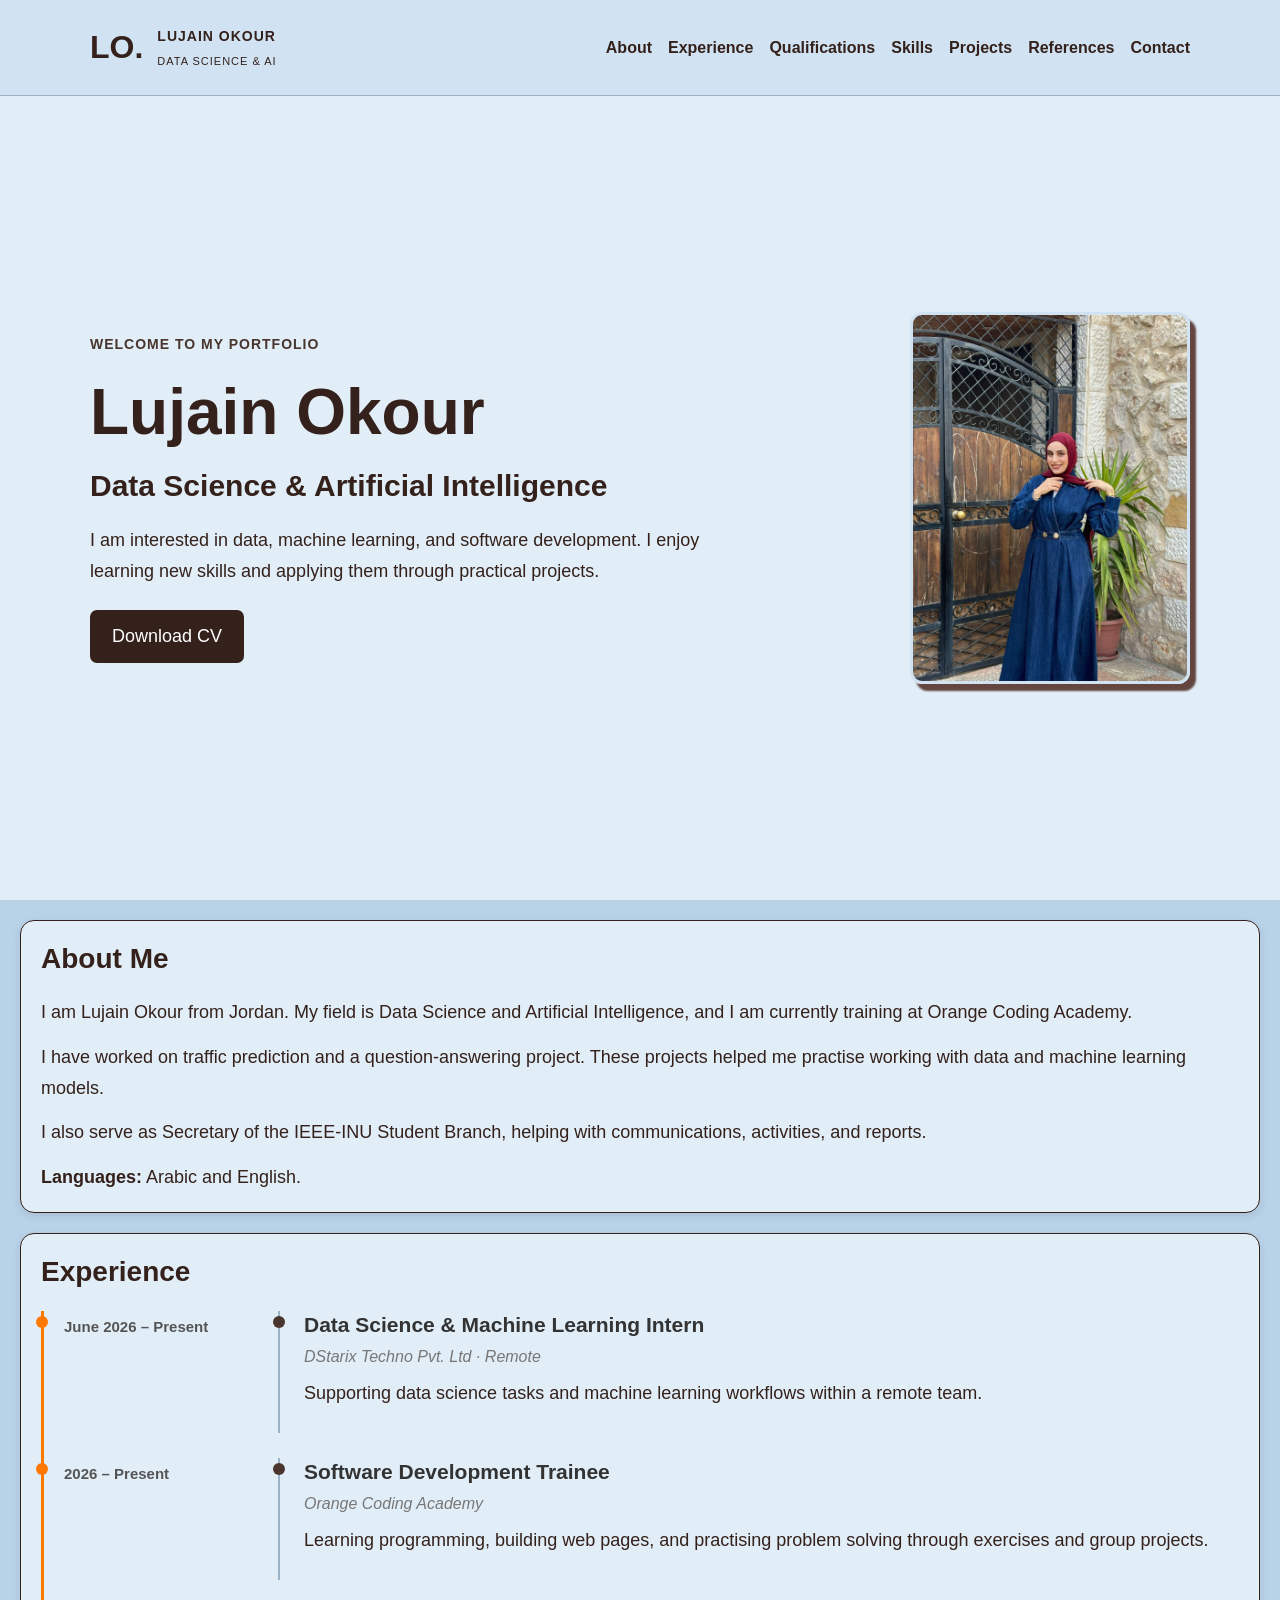
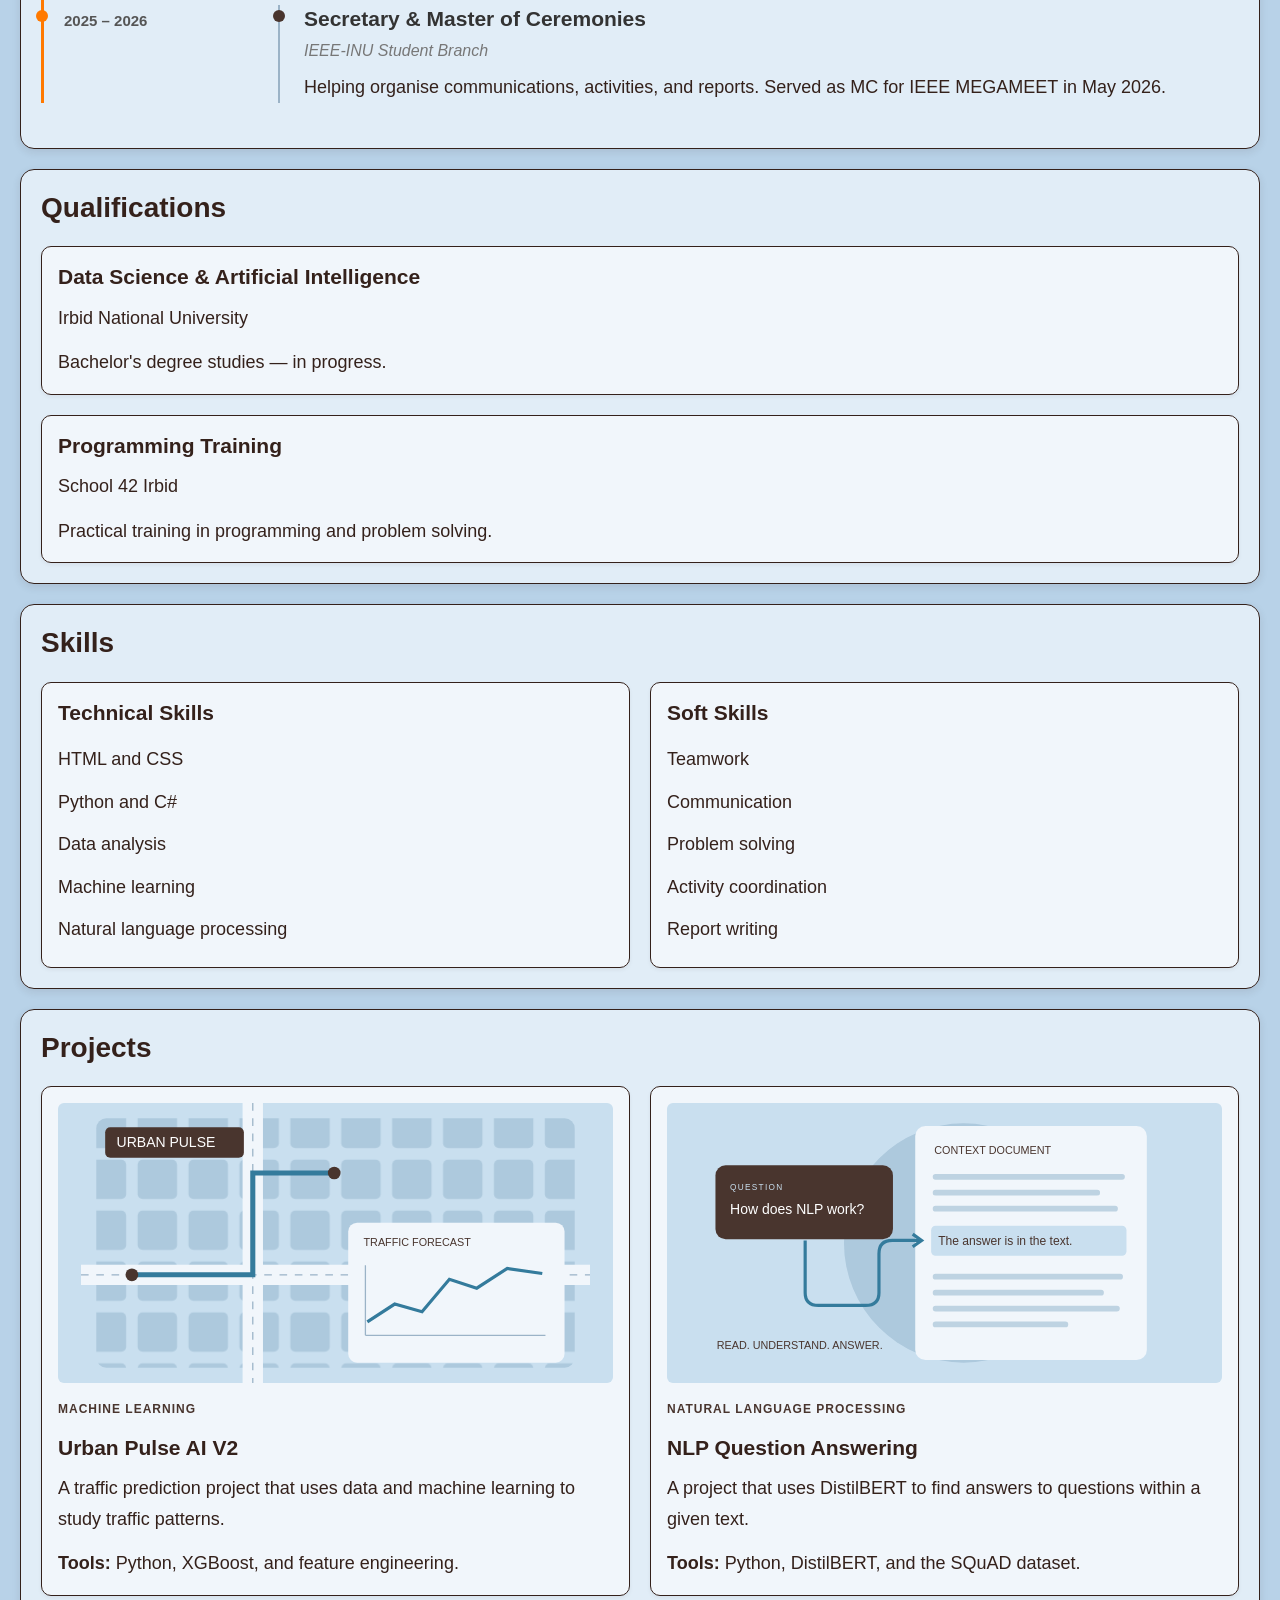
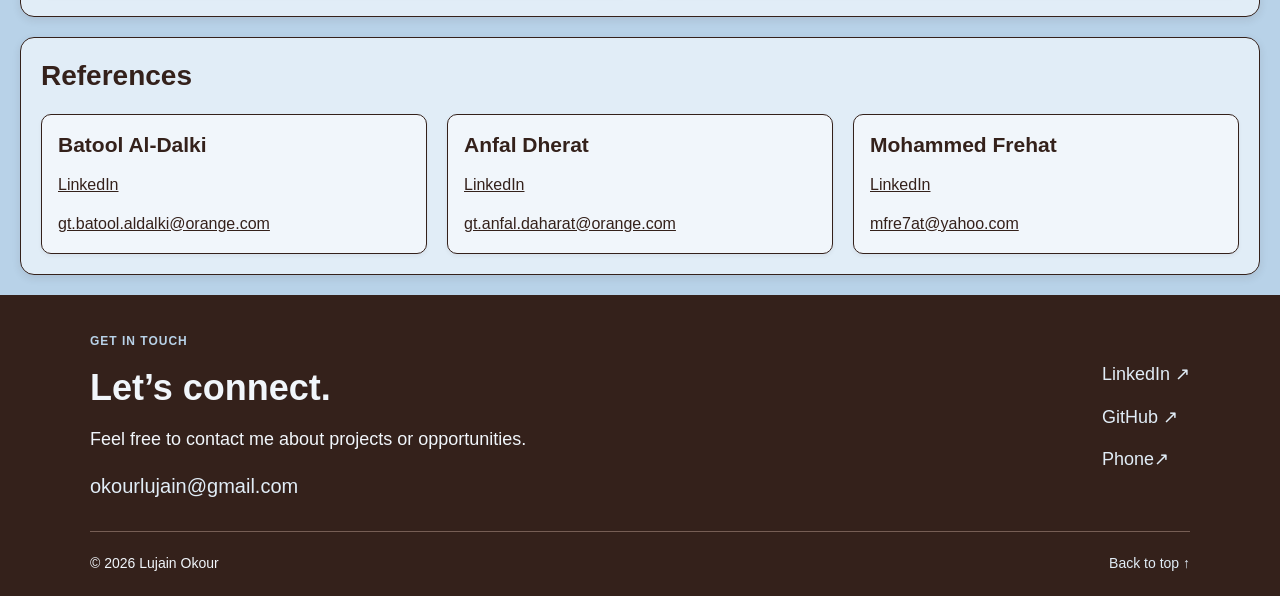
<file: index.html>
<!DOCTYPE html>
<html lang="en">

<head>
  <meta charset="UTF-8">
  <meta name="viewport" content="width=device-width, initial-scale=1">

  <title>Lujain Okour | Portfolio</title>

  <link rel="stylesheet" href="style.css">
</head>

<body>

  <!-- Navigation -->
  <header>
    <div class="container navigation">

     <a class="logo" href="#home">

  <span>LO.</span>

  <span class="logo-name">
    LUJAIN OKOUR
    <small>DATA SCIENCE &amp; AI</small>
  </span>

</a>

      <nav>
        <a href="#about">About</a>
        <a href="#experience">Experience</a>
        <a href="#qualifications">Qualifications</a>
        <a href="#skills">Skills</a>
        <a href="#projects">Projects</a>
        <a href="#references">References</a>
        <a href="#contact">Contact</a>
      </nav>

    </div>
  </header>

  <main>

    <!-- Introduction -->
    <section class="introduction" id="home">
      <div class="container hero-content">

      <div class="intro-text">

        <p class="label">WELCOME TO MY PORTFOLIO</p>

        <h1>Lujain Okour</h1>

        <h2>Data Science &amp; Artificial Intelligence</h2>

        <p>
          I am interested in data, machine learning, and software
          development. I enjoy learning new skills and applying
          them through practical projects.
        </p>

        <a class="button" href="Lujain-Okour-CV.pdf" download>
          Download CV
        </a>

      </div>

      <img
        class="profile-photo"
        src="images/lujain-new.jpeg"
        alt="Lujain Okour"
      >

      </div>
    </section>

    <div class="container content-sections">
    <!-- About -->
    <section class="box" id="about">

      <h2>About Me</h2>

      <p>
        I am Lujain Okour from Jordan. My field is Data Science
        and Artificial Intelligence, and I am currently training
        at Orange Coding Academy.
      </p>

      <p>
        I have worked on traffic prediction and a question-answering
        project. These projects helped me practise working with
        data and machine learning models.
      </p>

      <p>
        I also serve as Secretary of the IEEE-INU Student Branch,
        helping with communications, activities, and reports.
      </p>

      <p>
        <strong>Languages:</strong> Arabic and English.
      </p>

    </section>

    <!-- Experience -->
    <section class="box" id="experience">

      <h2>Experience</h2>

      <ol class="timeline">
        <li class="timeline-item"><p class="timeline-date">June 2026 – Present</p><div class="timeline-content">
        <h3>Data Science &amp; Machine Learning Intern</h3>
        <p class="details">DStarix Techno Pvt. Ltd · Remote</p>
        <p>
          Supporting data science tasks and machine learning
          workflows within a remote team.
        </p>
      </div></li>
        <li class="timeline-item"><p class="timeline-date">2026 – Present</p><div class="timeline-content">

        <h3>Software Development Trainee</h3>

        <p class="details">Orange Coding Academy</p>

        <p>
          Learning programming, building web pages, and practising
          problem solving through exercises and group projects.
        </p>

      </div></li>
        <li class="timeline-item"><p class="timeline-date">2025 – 2026</p><div class="timeline-content">

        <h3>Secretary &amp; Master of Ceremonies</h3>

        <p class="details">IEEE-INU Student Branch</p>

        <p>
          Helping organise communications, activities, and reports.
          Served as MC for IEEE MEGAMEET in May 2026.
        </p>

      </div></li>
      </ol>
    </section>

    <!-- Qualifications -->
    <section class="box" id="qualifications">

      <h2>Qualifications</h2>

      <div class="card">

        <h3>Data Science &amp; Artificial Intelligence</h3>

        <p>Irbid National University</p>

        <p>Bachelor's degree studies — in progress.</p>

      </div>

      <div class="card">

        <h3>Programming Training</h3>

        <p>School 42 Irbid</p>

        <p>
          Practical training in programming and problem solving.
        </p>

      </div>

    </section>

    <!-- Skills -->
    <section class="box" id="skills">

      <h2>Skills</h2>

      <div class="row">

        <div class="card">

          <h3>Technical Skills</h3>
<ul class="skills-list">
  <li>HTML and CSS</li>
  <li>Python and C#</li>
  <li>Data analysis</li>
  <li>Machine learning</li>
  <li>Natural language processing</li>
</ul>
        </div>

        <div class="card">

          <h3>Soft Skills</h3>

<ul class="skills-list">
  <li>Teamwork</li>
  <li>Communication</li>
  <li>Problem solving</li>
  <li>Activity coordination</li>
  <li>Report writing</li>
</ul>

        </div>

      </div>

    </section>

    <!-- Projects -->
    <section class="box" id="projects">

      <h2>Projects</h2>

      <div class="row">

        <article class="card project-card">
          <img class="project-image" src="images/urban-pulse.svg" alt="Illustration of a city road network and traffic forecast" width="800" height="440" loading="lazy">

          <p class="label">MACHINE LEARNING</p>

          <h3>Urban Pulse AI V2</h3>

          <p>
            A traffic prediction project that uses data and
            machine learning to study traffic patterns.
          </p>

          <p>
            <strong>Tools:</strong>
            Python, XGBoost, and feature engineering.
          </p>

        </article>

        <article class="card project-card">
          <img class="project-image" src="images/nlp-answers.svg" alt="Illustration of a question and a highlighted answer in a document" width="800" height="440" loading="lazy">

          <p class="label">NATURAL LANGUAGE PROCESSING</p>

          <h3>NLP Question Answering</h3>

          <p>
            A project that uses DistilBERT to find answers
            to questions within a given text.
          </p>

          <p>
            <strong>Tools:</strong>
            Python, DistilBERT, and the SQuAD dataset.
          </p>

        </article>

      </div>

    </section>

    <!-- References -->
    <section class="box" id="references">

      <h2>References</h2>

      <div class="row">

        <div class="card reference">

          <h3>Batool Al-Dalki</h3>

          <a
            href="https://www.linkedin.com/in/batool-walid-b33894228/"
            target="_blank"
            rel="noopener noreferrer"
          >
            LinkedIn
          </a>

          <a href="mailto:gt.batool.aldalki@orange.com">
            gt.batool.aldalki@orange.com
          </a>

        </div>

        <div class="card reference">

          <h3>Anfal Dherat</h3>

          <a
            href="https://www.linkedin.com/in/anfal-dherat/"
            target="_blank"
            rel="noopener noreferrer"
          >
            LinkedIn
          </a>

          <a href="mailto:gt.anfal.daharat@orange.com">
            gt.anfal.daharat@orange.com
          </a>

        </div>

        <div class="card reference">

          <h3>Mohammed Frehat</h3>

          <a
            href="https://www.linkedin.com/in/mohammed-frehat-9222402b/"
            target="_blank"
            rel="noopener noreferrer"
          >
            LinkedIn
          </a>

          <a href="mailto:mfre7at@yahoo.com">
            mfre7at@yahoo.com
          </a>

        </div>

      </div>

    </section>

    </div>
  </main>

  <footer id="contact">
    <div class="container">
      <div class="footer-main">
        <div>
          <p class="label">GET IN TOUCH</p>
          <h2>Let’s connect.</h2>
          <p>Feel free to contact me about projects or opportunities.</p>
          <a class="footer-email" href="mailto:okourlujain@gmail.com">okourlujain@gmail.com</a>
        </div>
        <div class="footer-links">
          <a href="https://www.linkedin.com/in/lujain-okour-06903b313/" target="_blank" rel="noopener noreferrer">LinkedIn ↗</a>
          <a href="https://github.com/lujainokour" target="_blank" rel="noopener noreferrer">GitHub ↗</a>
          <a href="tel:+962779994475" target="_blank" rel="noopener noreferrer"> Phone↗</a>
        </div>
      </div>
      <div class="footer-bottom"><p>© 2026 Lujain Okour</p><a href="#home">Back to top ↑</a></div>
    </div>
  </footer>
</body>
</html>
</file>
<file: style.css>
/* 1. General settings */

* {
  box-sizing: border-box;
}
body {
  margin: 0;
  background-color: #b8d2e8;
  color: #34211b;
  font-family: Arial, sans-serif;
  font-size: 18px;
  line-height: 1.7;
}
.container {
  width: 90%;
  max-width: 1100px;
  margin: auto;
}

h1,
h2,
h3 {
  margin-top: 0;
  line-height: 1.3;
}

h1 {
  font-size: 42px;
  margin-bottom: 12px;
}

h2 {
  font-size: 28px;
  margin-bottom: 20px;
}

h3 {
  font-size: 21px;
  margin-bottom: 12px;
}

p {
  margin-top: 0;
  margin-bottom: 14px;
}

a {
  color: #34211b;
}

a:hover {
  color: #174b70;
}


/* 2. Navigation */

header {
  background-color: #d1e3f2;
  border-bottom: 1px solid #9bb3c7;
}

.navigation {
  display: flex;
  justify-content: space-between;
  align-items: center;
  gap: 20px;
  padding: 20px 0;
}

.logo {
  font-size: 32px;
  font-weight: bold;
  text-decoration: none;
}

nav {
  display: flex;
  flex-wrap: wrap;
  gap: 16px;
}

nav a {
  font-size: 16px;
  font-weight: bold;
  text-decoration: none;
}

nav a:hover {
  text-decoration: underline;
}

.box {
  background-color: #e1edf7;
  border: 1px solid #34211b;
  border-radius: 14px;
  padding: 20px;
  margin: 0;

  box-shadow: 0 3px 8px rgba(52, 33, 27, 0.10);
}
.introduction {
  display: flex;
  align-items: center;
  justify-content: space-between;
  gap: 35px;
}

.intro-text {
  flex: 1;
  min-width: 0;
}

.label {
  color: #49352e;
  font-size: 14px;
  font-weight: bold;
  letter-spacing: 1px;
}

.profile-photo {
  width: 240px;
  max-width: 100%;
  height: auto;
  flex-shrink: 0;
  display: block;
  border: 3px solid #d1e3f2;
  border-radius: 12px;
  box-shadow: 6px 7px 2px rgba(55, 14, 2, 0.75);
}
.button {
  display: inline-block;
  background-color: #34211b;
  color: white;
  padding: 11px 22px;
  margin-top: 10px;
  border-radius: 7px;
  text-decoration: none;
}

.button:hover {
  background-color: #50362c;
  color: white;
}



.card {
  background-color: #f1f6fb;
  border: 1px solid #34211b;
  border-radius: 10px;
  padding: 16px;
  margin-bottom: 20px;

  box-shadow: 0 2px 4px rgba(52, 33, 27, 0.06);
}

.card:last-child {
  margin-bottom: 0;
}

.details {
  color: #49352e;
  font-size: 16px;
}

.row {
  display: flex;
  flex-wrap: wrap;
  gap: 20px;
}

.row .card {
  flex: 1;
  min-width: 240px;
  margin-bottom: 0;
}

ul {
  margin: 0;
  padding-left:10px;
}

li {
  margin-bottom: 7px;
}
.skills-list {
  list-style: none;
  padding: 0;
}

.reference a {
  display: block;
  margin-top: 12px;
  font-size: 16px;
  overflow-wrap: anywhere;
}



@media (max-width: 700px) {

  .navigation {
    flex-direction: column;
  }

  nav {
    justify-content: center;
    gap: 10px 14px;
  }

  .box {
    padding: 20px;
  }

  .introduction {
    flex-direction: column;
    text-align: center;
  }

  .profile-photo {
    max-width: 100%;
    height: auto;
  }

  .row {
    flex-direction: column;
  }

  .row .card {
    min-width: 0;
  }

  .tools {
    justify-content: center;
  }

  h1 {
    font-size: 34px;
  }

  h2 {
    font-size: 25px;
  }

}
.logo {
  display: flex;
  align-items: center;
  gap: 14px;
  flex-shrink: 0;
}

.logo-name {
  font-size: 14px;
  font-weight: bold;
  letter-spacing: 1px;
}

.logo-name small {
  display: block;
  font-size: 11px;
  font-weight: normal;
  margin-top: 3px;
}
header {
  position: sticky;
  top: 0;
  z-index: 100;
}


/* Shared spacing: 20px outside sections, 20px inside, 16px inside cards. */
:root { --header-height: 96px; }
header { height: var(--header-height); }
.navigation { height: calc(var(--header-height) - 1px); padding-block: 12px; }
.container { width: calc(100% - 40px); }
.content-sections { max-width: none; display: flex; flex-direction: column; gap: 20px; padding-block: 20px; }
.box > h2 { margin-bottom: 20px; }
.box > p:last-child, .card > p:last-child { margin-bottom: 0; }
section[id], footer[id] { scroll-margin-top: calc(var(--header-height) + 20px); }
#home { scroll-margin-top: var(--header-height); }
.introduction { min-height: calc(100dvh - var(--header-height)); background: #e1edf7; }
.hero-content { display: flex; align-items: center; justify-content: space-between; gap: 48px; padding-block: 40px; }
.intro-text { max-width: 640px; }
.intro-text h1 { font-size: clamp(42px, 5vw, 64px); }
.intro-text h2 { font-size: clamp(22px, 3vw, 30px); }
.profile-photo { width: 280px; }
.timeline { list-style: none; padding: 0; margin: 0; }
.timeline-item { display: grid; grid-template-columns: 190px 1fr; gap: 24px; margin: 0; }
.timeline-date { font-size: 15px; font-weight: bold; padding-top: 3px; }
.timeline-content { position: relative; padding: 0 0 24px 24px; border-left: 2px solid #9bb3c7; }
.timeline-content::before { content: ''; position: absolute; top: 5px; left: -7px; width: 12px; height: 12px; border-radius: 50%; background: #49352e; }
.timeline-content p:last-child { margin-bottom: 0; }
.timeline-item:last-child .timeline-content { padding-bottom: 0; }
.timeline-content h3 { margin-bottom: 8px; }
.skills-list li { margin: 0; padding: 6px 0; }
.project-image { display: block; width: 100%; height: auto; max-height: 280px; object-fit: contain; background: #c9dfef; border-radius: 6px; margin-bottom: 16px; }
.project-card .label { font-size: 12px; }
footer { background: #34211b; color: #f1f6fb; padding: 36px 0 20px; }
.footer-main { display: flex; justify-content: space-between; align-items: center; gap: 24px; padding-bottom: 28px; }
footer .label { color: #b8d2e8; font-size: 12px; }
footer h2 { font-size: 36px; margin-bottom: 12px; }
footer a { color: #e1edf7; text-decoration: none; overflow-wrap: anywhere; }
footer a:hover { color: white; text-decoration: underline; }
.footer-email { font-size: 20px; }
.footer-links { display: flex; flex-direction: column; gap: 12px; }
.footer-bottom { border-top: 1px solid #765e55; padding-top: 20px; display: flex; justify-content: space-between; gap: 16px; font-size: 14px; }
.footer-bottom p { margin: 0; }
a:focus-visible { outline: 3px solid #2874a6; outline-offset: 4px; }
@media (max-width: 1000px) { :root { --header-height: 148px; } .navigation { flex-direction: column; gap: 12px; } nav { justify-content: center; } }
@media (max-width: 700px) {
  .hero-content { flex-direction: column; gap: 24px; padding-block: 28px; text-align: center; }
  .profile-photo { width: 220px; }
  .timeline-item { display: block; position: relative; padding-left: 20px; border-left: 2px solid #9bb3c7; }
  .timeline-item::before { content: ''; position: absolute; left: -7px; top: 9px; width: 12px; height: 12px; border-radius: 50%; background: #49352e; }
  .timeline-date { margin-bottom: 8px; }
  .timeline-content { border: 0; padding-left: 0; }
  .timeline-content::before { display: none; }
  .footer-main { flex-direction: column; align-items: flex-start; }
  .footer-bottom { flex-wrap: wrap; }
}

@media (max-width: 700px) {
  :root { --header-height: 184px; }
}
@media (max-width: 360px) {
  :root { --header-height: 220px; }
}
/* الحاوية الأساسية للخط الزمني */
.timeline {
  border-left: 3px solid #ff7900; /* لون وعرض الخط العمودي */
  padding-left: 20px;
  list-style: none;
  margin: 20px 0;
  position: relative;
}

/* عناصر الخط الزمني */
.timeline-item {
  position: relative;
  margin-bottom: 25px;
}

/* الدوائر أو النقاط على الخط */
.timeline-item::before {
  content: '';
  position: absolute;
  left: -28px; /* ضبط المسافة لتكون الدائرة فوق الخط مباشرة */
  top: 5px;
  width: 12px;
  height: 12px;
  background-color: #ff7900;
  border-radius: 50%;
}

/* تنسيق التاريخ */
.timeline-date {
  font-weight: bold;
  color: #555;
  margin-bottom: 5px;
}

/* تنسيق المحتوى والبطاقات */
.timeline-content h3 {
  margin: 0 0 5px 0;
  color: #333;
}

.details {
  font-style: italic;
  color: #777;
  margin-bottom: 8px;
}
</file>
